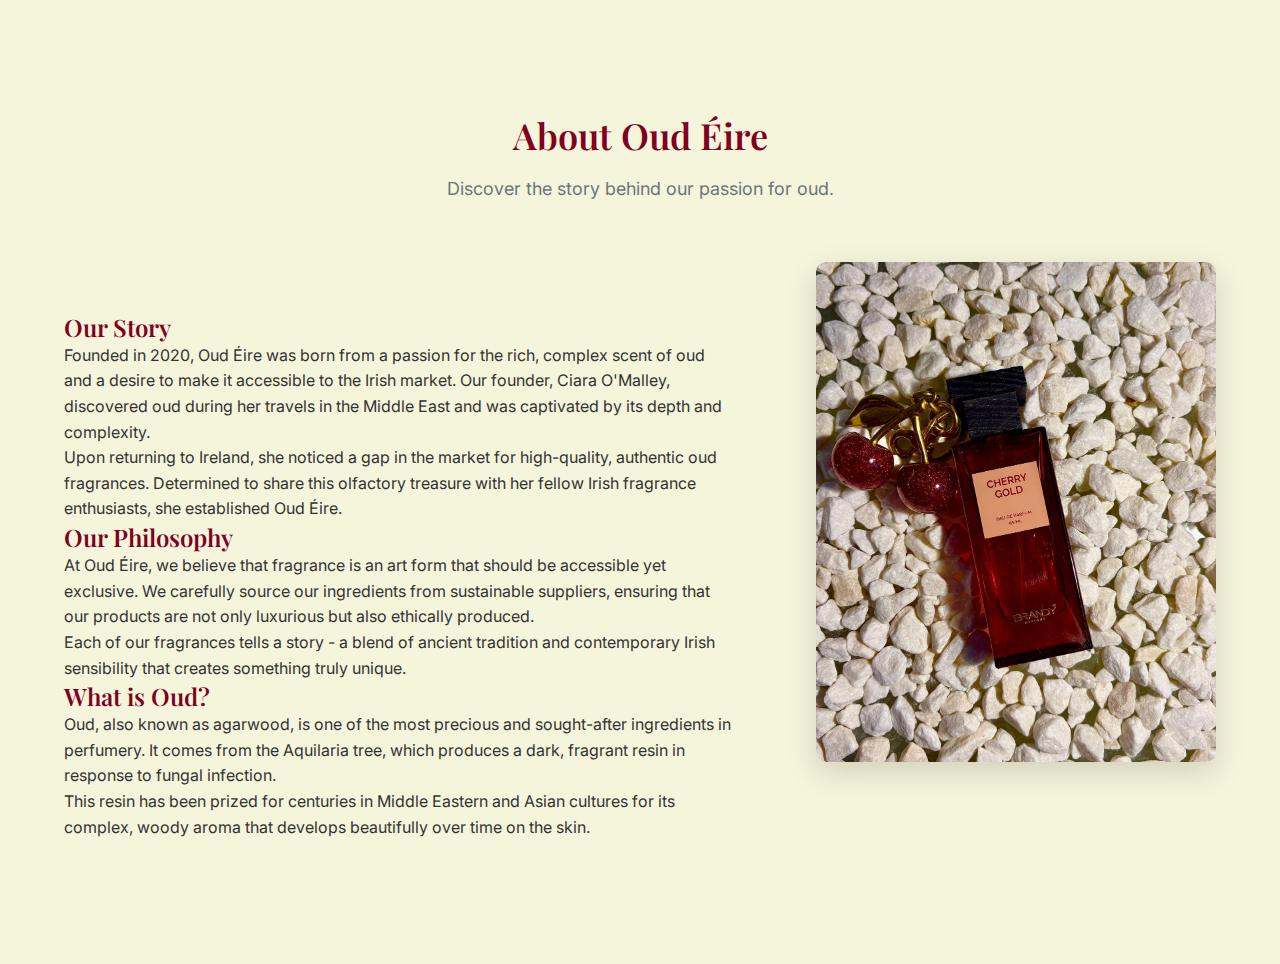
<file: about.html>
<!DOCTYPE html>
<html lang="en">
<head>
    <meta charset="UTF-8">
    <meta name="viewport" content="width=device-width, initial-scale=1.0">
      <link rel="stylesheet" href="https://cdnjs.cloudflare.com/ajax/libs/font-awesome/6.4.0/css/all.min.css">
    <link href="https://fonts.googleapis.com/css2?family=Playfair+Display:wght@400;500;600;700&family=Inter:wght@300;400;500;600&display=swap" rel="stylesheet">
     <title>About</title>
    <!-- Main Styles -->
    <link rel="stylesheet" href="styles/main.css">
    <link rel="stylesheet" href="styles/components/header.css">
    <link rel="stylesheet" href="styles/components/footer.css">
    <link rel="stylesheet" href="styles/components/navigation.css">
    <link rel="stylesheet" href="styles/components/product-grid.css">
    <link rel="stylesheet" href="styles/components/forms.css">
    <link rel="stylesheet" href="styles/components/buttons.css">
    <link rel="stylesheet" href="styles/components/cart.css">
    <link rel="stylesheet" href="styles/components/search.css">
    
    <!-- Page Specific Styles -->
    <link rel="stylesheet" href="styles/pages/home.css">
    <link rel="stylesheet" href="styles/pages/shop.css">
    <link rel="stylesheet" href="styles/pages/about.css">
    <link rel="stylesheet" href="styles/pages/blog.css">
    <link rel="stylesheet" href="styles/pages/contact.css">
    <!DOCTYPE html>
<html lang="en">
<head>
    <meta charset="UTF-8">
    <meta name="viewport" content="width=device-width, initial-scale=1.0">
    <title>About Oud Éire</title>
    <!-- Your CSS links -->
    <link rel="stylesheet" href="styles/main.css">
    <link rel="stylesheet" href="styles/pages/about.css">
</head>
<body>
    <section class="about-section">
        <div class="page-header">
            <h1>About Oud Éire</h1>
            <p>Discover the story behind our passion for oud.</p>
        </div>
    
        <div class="container">
            <div class="about-content">
                <div class="about-text">
                    <h2>Our Story</h2>
                    <p>Founded in 2020, Oud Éire was born from a passion for the rich, complex scent of oud and a desire to make it accessible to the Irish market. Our founder, Ciara O'Malley, discovered oud during her travels in the Middle East and was captivated by its depth and complexity.</p>
                    <p>Upon returning to Ireland, she noticed a gap in the market for high-quality, authentic oud fragrances. Determined to share this olfactory treasure with her fellow Irish fragrance enthusiasts, she established Oud Éire.</p>
                    
                    <h2>Our Philosophy</h2>
                    <p>At Oud Éire, we believe that fragrance is an art form that should be accessible yet exclusive. We carefully source our ingredients from sustainable suppliers, ensuring that our products are not only luxurious but also ethically produced.</p>
                    <p>Each of our fragrances tells a story - a blend of ancient tradition and contemporary Irish sensibility that creates something truly unique.</p>
                    
                    <h2>What is Oud?</h2>
                    <p>Oud, also known as agarwood, is one of the most precious and sought-after ingredients in perfumery. It comes from the Aquilaria tree, which produces a dark, fragrant resin in response to fungal infection.</p>
                    <p>This resin has been prized for centuries in Middle Eastern and Asian cultures for its complex, woody aroma that develops beautifully over time on the skin.</p>
                </div>
                <div class="about-image">
                    <img src="images/perfume2.jpg" alt="Oud Éire Fragrance Bottle" class="about-img">
                </div>
            </div>
            
            <!-- Rest of your content -->
        </div>
    </section>
</body>
</html>
</file>
<file: styles/main.css>
:root {
    --primary: #800020;
    --secondary: #F5F5DC;
    --accent: #D4AF37;
    --cream: #FFFDF5;
    --charcoal: #333333;
    --ivory: #FFFFF0;
    --gray-light: #f8f9fa;
    --gray-medium: #6c757d;
    --gray-dark: #343a40;
    
    --font-heading: 'Playfair Display', serif;
    --font-body: 'Inter', sans-serif;
    
    --text-xs: 0.75rem;
    --text-sm: 0.875rem;
    --text-base: 1rem;
    --text-lg: 1.125rem;
    --text-xl: 1.25rem;
    --text-2xl: 1.5rem;
    --text-3xl: 1.875rem;
    --text-4xl: 2.25rem;
    --text-5xl: 3rem;
    
    --space-1: 0.25rem;
    --space-2: 0.5rem;
    --space-3: 0.75rem;
    --space-4: 1rem;
    --space-5: 1.25rem;
    --space-6: 1.5rem;
    --space-8: 2rem;
    --space-10: 2.5rem;
    --space-12: 3rem;
    --space-16: 4rem;
    --space-20: 5rem;
    
    --border-radius: 4px;
    --border-radius-lg: 8px;
    --shadow: 0 2px 10px rgba(0, 0, 0, 0.1);
    --shadow-lg: 0 5px 15px rgba(0, 0, 0, 0.1);
}

* {
    margin: 0;
    padding: 0;
    box-sizing: border-box;
}

body {
    font-family: var(--font-body);
    color: var(--charcoal);
    background-color: var(--cream);
    line-height: 1.6;
}

h1, h2, h3, h4, h5, h6 {
    font-family: var(--font-heading);
    font-weight: 600;
    color: var(--primary);
    line-height: 1.3;
}

a {
    text-decoration: none;
    color: inherit;
    transition: all 0.3s ease;
}

.container {
    width: 100%;
    max-width: 1200px;
    margin: 0 auto;
    padding: 0 var(--space-6);
}

.page {
    display: none;
}

.page.active {
    display: block;
}

.section-title {
    text-align: center;
    margin: var(--space-16) 0 var(--space-10);
    position: relative;
}

.section-title:after {
    content: '';
    display: block;
    width: 80px;
    height: 2px;
    background-color: var(--accent);
    margin: var(--space-4) auto;
}

.page-header {
    text-align: center;
    margin-bottom: var(--space-12);
    padding: var(--space-12) 0;
}

.page-header h1 {
    font-size: var(--text-4xl);
    margin-bottom: var(--space-4);
}

.page-header p {
    max-width: 700px;
    margin: 0 auto;
    color: var(--gray-medium);
    font-size: var(--text-lg);
}

/* Responsive Design */
@media (max-width: 768px) {
    .container {
        padding: 0 var(--space-4);
    }
    
    .section-title {
        margin: var(--space-12) 0 var(--space-8);
    }
    
    .page-header h1 {
        font-size: var(--text-3xl);
    }
}
</file>
<file: styles/components/header.css>
header {
    background-color: var(--cream);
    box-shadow: var(--shadow);
    position: sticky;
    top: 0;
    z-index: 1000;
}

.header-top {
    display: flex;
    justify-content: space-between;
    align-items: center;
    padding: var(--space-4) 0;
}

.logo {
    font-family: var(--font-heading);
    font-size: var(--text-3xl);
    font-weight: 700;
    color: var(--primary);
}

.logo span {
    color: var(--accent);
}

.mobile-menu-btn {
    display: none;
    background: none;
    border: none;
    font-size: var(--text-2xl);
    cursor: pointer;
    color: var(--primary);
    padding: var(--space-2);
}

@media (max-width: 768px) {
    .mobile-menu-btn {
        display: block;
    }
    
    .header-top {
        padding: var(--space-3) 0;
    }
    
    .logo {
        font-size: var(--text-2xl);
    }
}
</file>
<file: styles/components/footer.css>
footer {
    background-color: var(--charcoal);
    color: white;
    padding: var(--space-16) 0 var(--space-8);
    margin-top: var(--space-16);
}

.footer-content {
    display: grid;
    grid-template-columns: repeat(auto-fit, minmax(250px, 1fr));
    gap: var(--space-10);
    margin-bottom: var(--space-12);
}

.footer-column h3 {
    color: var(--accent);
    margin-bottom: var(--space-6);
    font-size: var(--text-lg);
}

.footer-column ul {
    list-style: none;
}

.footer-column ul li {
    margin-bottom: var(--space-3);
}

.footer-column ul li a:hover {
    color: var(--accent);
}

.social-links {
    display: flex;
    gap: var(--space-3);
    margin-top: var(--space-4);
}

.social-links a {
    display: flex;
    align-items: center;
    justify-content: center;
    width: 36px;
    height: 36px;
    background-color: rgba(255, 255, 255, 0.1);
    border-radius: 50%;
    transition: all 0.3s ease;
}

.social-links a:hover {
    background-color: var(--accent);
    color: var(--charcoal);
}

.footer-bottom {
    text-align: center;
    padding-top: var(--space-8);
    border-top: 1px solid rgba(255, 255, 255, 0.1);
    font-size: var(--text-sm);
    color: var(--gray-medium);
}

@media (max-width: 768px) {
    .footer-content {
        grid-template-columns: 1fr;
        gap: var(--space-8);
    }
    
    footer {
        padding: var(--space-12) 0 var(--space-6);
    }
}
</file>
<file: styles/components/navigation.css>
nav ul {
    display: flex;
    list-style: none;
    gap: var(--space-6);
}

nav ul li a {
    font-weight: 500;
    padding: var(--space-2) 0;
    position: relative;
}

nav ul li a:hover,
nav ul li a.active {
    color: var(--primary);
}

nav ul li a.active:after {
    content: '';
    position: absolute;
    bottom: 0;
    left: 0;
    width: 100%;
    height: 2px;
    background-color: var(--accent);
}

.nav-icons {
    display: flex;
    align-items: center;
    gap: var(--space-4);
}

.nav-icons a {
    font-size: var(--text-lg);
    position: relative;
    padding: var(--space-2);
}

.cart-count {
    position: absolute;
    top: -4px;
    right: -4px;
    background-color: var(--primary);
    color: white;
    border-radius: 50%;
    width: 18px;
    height: 18px;
    font-size: var(--text-xs);
    display: flex;
    align-items: center;
    justify-content: center;
    font-weight: 600;
}

/* Mobile Navigation */
@media (max-width: 768px) {
    nav {
        position: fixed;
        top: 70px;
        left: 0;
        width: 100%;
        background-color: var(--cream);
        box-shadow: var(--shadow-lg);
        padding: var(--space-6);
        transform: translateY(-100%);
        opacity: 0;
        visibility: hidden;
        transition: all 0.3s ease;
    }
    
    nav.active {
        transform: translateY(0);
        opacity: 1;
        visibility: visible;
    }
    
    nav ul {
        flex-direction: column;
        gap: var(--space-4);
    }
    
    .nav-icons {
        gap: var(--space-3);
    }
}
</file>
<file: styles/components/product-grid.css>
.products-grid {
    display: grid;
    grid-template-columns: repeat(auto-fill, minmax(280px, 1fr));
    gap: var(--space-6);
    margin-bottom: var(--space-12);
}

.product-card {
    background-color: white;
    border-radius: var(--border-radius-lg);
    overflow: hidden;
    box-shadow: var(--shadow);
    transition: all 0.3s ease;
}

.product-card:hover {
    transform: translateY(-5px);
    box-shadow: var(--shadow-lg);
}

.product-image {
    height: 250px;
    background-color: var(--secondary);
    display: flex;
    align-items: center;
    justify-content: center;
    position: relative;
}

.product-image i {
    font-size: 60px;
    color: var(--primary);
    opacity: 0.7;
}

.product-badge {
    position: absolute;
    top: var(--space-3);
    right: var(--space-3);
    background-color: var(--accent);
    color: var(--charcoal);
    padding: var(--space-1) var(--space-3);
    border-radius: 20px;
    font-size: var(--text-xs);
    font-weight: 600;
}

.product-info {
    padding: var(--space-6);
}

.product-name {
    font-size: var(--text-lg);
    margin-bottom: var(--space-2);
    color: var(--primary);
}

.product-description {
    color: var(--gray-medium);
    margin-bottom: var(--space-4);
    font-size: var(--text-sm);
    line-height: 1.5;
}

.product-price {
    font-weight: 600;
    color: var(--primary);
    margin-bottom: var(--space-4);
    font-size: var(--text-xl);
}

.product-actions {
    display: flex;
    justify-content: space-between;
    gap: var(--space-3);
}

.product-actions button {
    flex: 1;
    background: none;
    border: none;
    cursor: pointer;
    font-size: var(--text-base);
    color: var(--charcoal);
    transition: color 0.3s ease;
    padding: var(--space-2);
    border-radius: var(--border-radius);
}

.product-actions button:hover {
    background-color: var(--gray-light);
    color: var(--primary);
}

@media (max-width: 768px) {
    .products-grid {
        grid-template-columns: repeat(auto-fill, minmax(250px, 1fr));
        gap: var(--space-4);
    }
    
    .product-image {
        height: 200px;
    }
    
    .product-info {
        padding: var(--space-4);
    }
}
.product-card {
    border: 1px solid #eee;
    border-radius: 10px;
    overflow: hidden;
    background: #fff;
    text-align: center;
    transition: transform 0.2s;
}

.product-card:hover {
    transform: translateY(-5px);
}

.product-image img {
    width: 100%;
    height: 250px;
    object-fit: cover;
    display: block;
}
.product-image {
    width: 100%;
    height: 280px; /* fixed height for uniform cards */
    overflow: hidden;
    border-radius: 8px;
}

.product-image img {
    width: 100%;
    height: 100%;
    object-fit: cover;  /* crops while keeping proportions */
    display: block;
}
</file>
<file: styles/components/forms.css>
.form-group {
    margin-bottom: var(--space-6);
}

.form-group label {
    display: block;
    margin-bottom: var(--space-2);
    font-weight: 500;
    color: var(--charcoal);
}

.form-group input,
.form-group textarea,
.form-group select {
    width: 100%;
    padding: var(--space-3) var(--space-4);
    border: 1px solid #ddd;
    border-radius: var(--border-radius);
    font-family: var(--font-body);
    font-size: var(--text-base);
    transition: border-color 0.3s ease;
}

.form-group input:focus,
.form-group textarea:focus,
.form-group select:focus {
    outline: none;
    border-color: var(--primary);
    box-shadow: 0 0 0 2px rgba(128, 0, 32, 0.1);
}

.form-group textarea {
    min-height: 120px;
    resize: vertical;
}

.newsletter-form {
    display: flex;
    max-width: 500px;
    margin: 0 auto;
}

.newsletter-form input {
    flex: 1;
    padding: var(--space-3) var(--space-4);
    border: none;
    border-radius: var(--border-radius) 0 0 var(--border-radius);
    font-family: var(--font-body);
}

.newsletter-form button {
    background-color: var(--accent);
    color: var(--charcoal);
    border: none;
    padding: 0 var(--space-6);
    border-radius: 0 var(--border-radius) var(--border-radius) 0;
    font-weight: 600;
    cursor: pointer;
    white-space: nowrap;
}

@media (max-width: 768px) {
    .newsletter-form {
        flex-direction: column;
    }
    
    .newsletter-form input {
        border-radius: var(--border-radius);
        margin-bottom: var(--space-3);
    }
    
    .newsletter-form button {
        border-radius: var(--border-radius);
        padding: var(--space-3);
    }
}

.modal {
  display: none;
  position: fixed;
  z-index: 1000;
  left: 0; top: 0;
  width: 100%; height: 100%;
  background: rgba(0,0,0,0.6);
  justify-content: center;
  align-items: center;
}

.modal-content {
  background: white;
  padding: 2rem;
  border-radius: 12px;
  width: 90%;
  max-width: 400px;
  text-align: center;
  position: relative;
}

.close-btn {
  position: absolute;
  top: 10px; right: 15px;
  cursor: pointer;
  font-size: 20px;
}
</file>
<file: styles/components/buttons.css>
.btn {
    display: inline-block;
    padding: var(--space-3) var(--space-6);
    background-color: var(--accent);
    color: var(--charcoal);
    border: none;
    border-radius: var(--border-radius);
    font-weight: 600;
    cursor: pointer;
    transition: all 0.3s ease;
    text-align: center;
    font-family: var(--font-body);
    font-size: var(--text-base);
}

.btn:hover {
    background-color: #c19a2b;
    transform: translateY(-2px);
}

.btn-primary {
    background-color: var(--primary);
    color: white;
}

.btn-primary:hover {
    background-color: #6a001b;
}

.btn-outline {
    background-color: transparent;
    border: 2px solid var(--primary);
    color: var(--primary);
}

.btn-outline:hover {
    background-color: var(--primary);
    color: white;
}

.btn-sm {
    padding: var(--space-2) var(--space-4);
    font-size: var(--text-sm);
}

.btn-lg {
    padding: var(--space-4) var(--space-8);
    font-size: var(--text-lg);
}
</file>
<file: styles/components/cart.css>
/* Cart Sidebar */
.cart-sidebar {
    position: fixed;
    top: 0;
    right: -400px;
    width: 100%;
    max-width: 400px;
    height: 100vh;
    background-color: white;
    box-shadow: -5px 0 15px rgba(0, 0, 0, 0.1);
    z-index: 1001;
    transition: right 0.3s ease;
    display: flex;
    flex-direction: column;
}

.cart-sidebar.active {
    right: 0;
}

.cart-header {
    display: flex;
    justify-content: space-between;
    align-items: center;
    padding: var(--space-6);
    border-bottom: 1px solid var(--gray-light);
    background-color: var(--cream);
}

.cart-header h3 {
    margin: 0;
    color: var(--primary);
}

.cart-close-btn {
    background: none;
    border: none;
    font-size: var(--text-xl);
    cursor: pointer;
    color: var(--charcoal);
    padding: var(--space-2);
    border-radius: var(--border-radius);
    transition: all 0.3s ease;
}

.cart-close-btn:hover {
    background-color: var(--gray-light);
    color: var(--primary);
}

.cart-content {
    flex: 1;
    overflow-y: auto;
    padding: var(--space-4);
}

.cart-items {
    display: none;
}

.cart-items.active {
    display: block;
}

.cart-empty {
    text-align: center;
    padding: var(--space-12) var(--space-6);
    display: flex;
    flex-direction: column;
    align-items: center;
    gap: var(--space-4);
}

.cart-empty i {
    font-size: 48px;
    color: var(--gray-medium);
    margin-bottom: var(--space-2);
}

.cart-empty p {
    color: var(--gray-medium);
    margin-bottom: var(--space-4);
}

.cart-item {
    display: flex;
    gap: var(--space-4);
    padding: var(--space-4);
    border-bottom: 1px solid var(--gray-light);
    align-items: center;
}

.cart-item-image {
    width: 60px;
    height: 60px;
    background-color: var(--secondary);
    border-radius: var(--border-radius);
    display: flex;
    align-items: center;
    justify-content: center;
    flex-shrink: 0;
}

.cart-item-image img {
    width: 100%;
    height: 100%;
    object-fit: cover;
    border-radius: var(--border-radius);
}

.cart-item-image i {
    font-size: 24px;
    color: var(--primary);
    opacity: 0.7;
}

.cart-item-details {
    flex: 1;
    min-width: 0;
}

.cart-item-name {
    font-weight: 600;
    color: var(--primary);
    margin-bottom: var(--space-1);
    white-space: nowrap;
    overflow: hidden;
    text-overflow: ellipsis;
}

.cart-item-price {
    color: var(--charcoal);
    font-weight: 500;
}

.cart-item-controls {
    display: flex;
    align-items: center;
    gap: var(--space-3);
    margin-top: var(--space-2);
}

.quantity-controls {
    display: flex;
    align-items: center;
    gap: var(--space-2);
    border: 1px solid var(--gray-light);
    border-radius: var(--border-radius);
    padding: var(--space-1);
}

.quantity-btn {
    background: none;
    border: none;
    width: 24px;
    height: 24px;
    display: flex;
    align-items: center;
    justify-content: center;
    cursor: pointer;
    border-radius: var(--border-radius);
    transition: all 0.3s ease;
}

.quantity-btn:hover {
    background-color: var(--gray-light);
}

.quantity-btn:disabled {
    opacity: 0.5;
    cursor: not-allowed;
}

.quantity-display {
    min-width: 30px;
    text-align: center;
    font-weight: 600;
}

.remove-item {
    background: none;
    border: none;
    color: var(--gray-medium);
    cursor: pointer;
    padding: var(--space-1);
    border-radius: var(--border-radius);
    transition: all 0.3s ease;
}

.remove-item:hover {
    color: var(--primary);
    background-color: var(--gray-light);
}

.cart-footer {
    padding: var(--space-6);
    border-top: 1px solid var(--gray-light);
    background-color: var(--cream);
}

.cart-totals {
    margin-bottom: var(--space-6);
}

.cart-subtotal,
.cart-shipping,
.cart-total {
    display: flex;
    justify-content: space-between;
    align-items: center;
    margin-bottom: var(--space-3);
}

.cart-total {
    border-top: 1px solid var(--gray-light);
    padding-top: var(--space-3);
    font-weight: 600;
    font-size: var(--text-lg);
}

.cart-total span:last-child {
    color: var(--primary);
}

.btn-checkout {
    width: 100%;
    margin-bottom: var(--space-3);
}

.btn-checkout:disabled {
    opacity: 0.6;
    cursor: not-allowed;
    transform: none;
}

.continue-shopping {
    width: 100%;
}

/* Cart Overlay */
.cart-overlay {
    position: fixed;
    top: 0;
    left: 0;
    width: 100%;
    height: 100%;
    background-color: rgba(0, 0, 0, 0.5);
    z-index: 1000;
    opacity: 0;
    visibility: hidden;
    transition: all 0.3s ease;
}

.cart-overlay.active {
    opacity: 1;
    visibility: visible;
}

/* Cart Notification */
.cart-notification {
    position: fixed;
    top: 20px;
    right: 20px;
    background: var(--primary);
    color: white;
    padding: var(--space-4) var(--space-6);
    border-radius: var(--border-radius);
    box-shadow: var(--shadow-lg);
    z-index: 1002;
    transform: translateX(100%);
    transition: transform 0.3s ease;
    display: flex;
    align-items: center;
    gap: var(--space-3);
}

.cart-notification.active {
    transform: translateX(0);
}

.cart-notification i {
    font-size: var(--text-lg);
}

/* Mobile Responsive */
@media (max-width: 768px) {
    .cart-sidebar {
        max-width: 100%;
    }
    
    .cart-item {
        padding: var(--space-3);
    }
    
    .cart-item-image {
        width: 50px;
        height: 50px;
    }
}

@media (max-width: 480px) {
    .cart-header {
        padding: var(--space-4);
    }
    
    .cart-footer {
        padding: var(--space-4);
    }
    
    .cart-item-controls {
        flex-direction: column;
        align-items: flex-start;
        gap: var(--space-2);
    }
    
    .quantity-controls {
        align-self: flex-start;
    }
}
</file>
<file: styles/components/search.css>
/* Search Sidebar */
.search-sidebar {
    position: fixed;
    top: 0;
    left: -400px;
    width: 100%;
    max-width: 400px;
    height: 100vh;
    background-color: white;
    box-shadow: 5px 0 15px rgba(0, 0, 0, 0.1);
    z-index: 1001;
    transition: left 0.3s ease;
    display: flex;
    flex-direction: column;
}

.search-sidebar.active {
    left: 0;
}

.search-header {
    display: flex;
    align-items: center;
    gap: var(--space-4);
    padding: var(--space-6);
    border-bottom: 1px solid var(--gray-light);
    background-color: var(--cream);
}

.search-input-container {
    position: relative;
    flex: 1;
    display: flex;
    align-items: center;
}

.search-icon {
    position: absolute;
    left: var(--space-4);
    color: var(--gray-medium);
    z-index: 1;
}

#search-input {
    width: 100%;
    padding: var(--space-3) var(--space-4) var(--space-3) calc(var(--space-4) * 2 + 16px);
    border: 2px solid var(--gray-light);
    border-radius: var(--border-radius);
    font-size: var(--text-base);
    transition: all 0.3s ease;
    background-color: white;
}

#search-input:focus {
    outline: none;
    border-color: var(--primary);
    box-shadow: 0 0 0 3px rgba(128, 0, 32, 0.1);
}

.search-clear-btn {
    position: absolute;
    right: var(--space-3);
    background: none;
    border: none;
    color: var(--gray-medium);
    cursor: pointer;
    padding: var(--space-1);
    border-radius: 50%;
    transition: all 0.3s ease;
    display: flex;
    align-items: center;
    justify-content: center;
}

.search-clear-btn:hover {
    background-color: var(--gray-light);
    color: var(--charcoal);
}

.search-close-btn {
    background: none;
    border: none;
    font-size: var(--text-xl);
    cursor: pointer;
    color: var(--charcoal);
    padding: var(--space-2);
    border-radius: var(--border-radius);
    transition: all 0.3s ease;
    flex-shrink: 0;
}

.search-close-btn:hover {
    background-color: var(--gray-light);
    color: var(--primary);
}

.search-content {
    flex: 1;
    overflow-y: auto;
    padding: var(--space-4);
    position: relative;
}

.search-results {
    display: none;
}

.search-results.active {
    display: block;
}

.search-suggestions {
    display: block;
}

.search-suggestions.hidden {
    display: none;
}

.search-suggestions h4 {
    margin: var(--space-6) 0 var(--space-3) 0;
    color: var(--charcoal);
    font-size: var(--text-base);
    font-weight: 600;
}

.search-suggestions h4:first-child {
    margin-top: 0;
}

.suggestion-tags {
    display: flex;
    flex-wrap: wrap;
    gap: var(--space-3);
    margin-bottom: var(--space-6);
}

.suggestion-tag {
    background-color: var(--secondary);
    border: 1px solid var(--gray-light);
    color: var(--charcoal);
    padding: var(--space-2) var(--space-4);
    border-radius: 20px;
    font-size: var(--text-sm);
    cursor: pointer;
    transition: all 0.3s ease;
}

.suggestion-tag:hover {
    background-color: var(--primary);
    color: white;
    border-color: var(--primary);
}

.category-suggestions {
    display: flex;
    flex-direction: column;
    gap: var(--space-2);
}

.category-suggestion {
    display: flex;
    align-items: center;
    gap: var(--space-3);
    padding: var(--space-3) var(--space-4);
    background: none;
    border: 1px solid var(--gray-light);
    border-radius: var(--border-radius);
    cursor: pointer;
    transition: all 0.3s ease;
    text-align: left;
    color: var(--charcoal);
}

.category-suggestion:hover {
    background-color: var(--secondary);
    border-color: var(--primary);
    color: var(--primary);
}

.category-suggestion i {
    width: 16px;
    color: var(--accent);
}

.search-empty {
    text-align: center;
    padding: var(--space-12) var(--space-6);
    display: flex;
    flex-direction: column;
    align-items: center;
    gap: var(--space-3);
    color: var(--gray-medium);
}

.search-empty i {
    font-size: 48px;
    margin-bottom: var(--space-2);
    opacity: 0.5;
}

.search-empty p {
    font-weight: 500;
    margin-bottom: 0;
}

.search-empty span {
    font-size: var(--text-sm);
}

.search-loading {
    display: none;
    text-align: center;
    padding: var(--space-12) var(--space-6);
    flex-direction: column;
    align-items: center;
    gap: var(--space-4);
}

.search-loading.active {
    display: flex;
}

.loading-spinner {
    width: 32px;
    height: 32px;
    border: 3px solid var(--gray-light);
    border-top: 3px solid var(--primary);
    border-radius: 50%;
    animation: spin 1s linear infinite;
}

@keyframes spin {
    0% { transform: rotate(0deg); }
    100% { transform: rotate(360deg); }
}

/* Search Result Items */
.search-result-item {
    display: flex;
    gap: var(--space-4);
    padding: var(--space-4);
    border-bottom: 1px solid var(--gray-light);
    cursor: pointer;
    transition: all 0.3s ease;
    text-decoration: none;
    color: inherit;
}

.search-result-item:hover {
    background-color: var(--secondary);
}

.search-result-item:last-child {
    border-bottom: none;
}

.search-result-image {
    width: 60px;
    height: 60px;
    background-color: var(--secondary);
    border-radius: var(--border-radius);
    display: flex;
    align-items: center;
    justify-content: center;
    flex-shrink: 0;
}

.search-result-image img {
    width: 100%;
    height: 100%;
    object-fit: cover;
    border-radius: var(--border-radius);
}

.search-result-image i {
    font-size: 24px;
    color: var(--primary);
    opacity: 0.7;
}

.search-result-details {
    flex: 1;
    min-width: 0;
}

.search-result-name {
    font-weight: 600;
    color: var(--primary);
    margin-bottom: var(--space-1);
    white-space: nowrap;
    overflow: hidden;
    text-overflow: ellipsis;
}

.search-result-description {
    color: var(--gray-medium);
    font-size: var(--text-sm);
    margin-bottom: var(--space-2);
    display: -webkit-box;
    -webkit-line-clamp: 2;
    -webkit-box-orient: vertical;
    overflow: hidden;
}

.search-result-price {
    color: var(--charcoal);
    font-weight: 600;
}

.search-result-badge {
    display: inline-block;
    background-color: var(--accent);
    color: var(--charcoal);
    padding: 2px 8px;
    border-radius: 12px;
    font-size: var(--text-xs);
    font-weight: 600;
    margin-left: var(--space-2);
}

.search-no-results {
    text-align: center;
    padding: var(--space-12) var(--space-6);
    color: var(--gray-medium);
}

.search-no-results i {
    font-size: 48px;
    margin-bottom: var(--space-3);
    opacity: 0.5;
}

.search-results-header {
    display: flex;
    justify-content: space-between;
    align-items: center;
    margin-bottom: var(--space-4);
    padding-bottom: var(--space-3);
    border-bottom: 1px solid var(--gray-light);
}

.search-results-count {
    color: var(--gray-medium);
    font-size: var(--text-sm);
}

.search-results-clear {
    background: none;
    border: none;
    color: var(--primary);
    cursor: pointer;
    font-size: var(--text-sm);
    text-decoration: underline;
}

/* Search Overlay */
.search-overlay {
    position: fixed;
    top: 0;
    left: 0;
    width: 100%;
    height: 100%;
    background-color: rgba(0, 0, 0, 0.5);
    z-index: 1000;
    opacity: 0;
    visibility: hidden;
    transition: all 0.3s ease;
}

.search-overlay.active {
    opacity: 1;
    visibility: visible;
}

/* Mobile Responsive */
@media (max-width: 768px) {
    .search-sidebar {
        max-width: 100%;
    }
    
    .search-header {
        padding: var(--space-4);
    }
    
    .search-content {
        padding: var(--space-3);
    }
    
    .suggestion-tags {
        gap: var(--space-2);
    }
    
    .suggestion-tag {
        padding: var(--space-1) var(--space-3);
        font-size: var(--text-xs);
    }
}

@media (max-width: 480px) {
    .search-result-item {
        padding: var(--space-3);
    }
    
    .search-result-image {
        width: 50px;
        height: 50px;
    }
}
</file>
<file: styles/pages/home.css>
.hero {
    background: linear-gradient(rgba(128, 0, 32, 0.7), rgba(128, 0, 32, 0.5)), url('https://images.unsplash.com/photo-1595425970377-6d3f391e4596?ixlib=rb-4.0.3&auto=format&fit=crop&w=1950&q=80');
    background-size: cover;
    background-position: center;
    color: white;
    padding: var(--space-20) 0;
    text-align: center;
}

.hero h1 {
    font-size: var(--text-5xl);
    margin-bottom: var(--space-6);
    color: white;
}

.hero p {
    font-size: var(--text-xl);
    max-width: 700px;
    margin: 0 auto var(--space-8);
    opacity: 0.9;
}

.about-section {
    background-color: var(--secondary);
    padding: var(--space-16) 0;
}

.about-content {
    display: grid;
    grid-template-columns: 1fr 1fr;
    gap: var(--space-12);
    align-items: center;
}

.about-text {
    padding-right: var(--space-8);
}

.about-image {
    height: 400px;
    background-color: var(--cream);
    border-radius: var(--border-radius-lg);
    display: flex;
    align-items: center;
    justify-content: center;
}

.about-image i {
    font-size: 100px;
    color: var(--primary);
    opacity: 0.5;
}

.newsletter {
    background-color: var(--primary);
    color: white;
    padding: var(--space-16) 0;
    text-align: center;
}

.newsletter h2 {
    color: white;
    margin-bottom: var(--space-6);
}

.newsletter p {
    max-width: 600px;
    margin: 0 auto var(--space-8);
    opacity: 0.9;
}

@media (max-width: 992px) {
    .about-content {
        grid-template-columns: 1fr;
        gap: var(--space-8);
    }
    
    .about-text {
        padding-right: 0;
    }
    
    .about-image {
        height: 300px;
        order: -1;
    }
}

@media (max-width: 768px) {
    .hero {
        padding: var(--space-16) 0;
    }
    
    .hero h1 {
        font-size: var(--text-4xl);
    }
    
    .hero p {
        font-size: var(--text-lg);
    }
    
    .about-section,
    .newsletter {
        padding: var(--space-12) 0;
    }
}
</file>
<file: styles/pages/shop.css>
.shop-content {
    display: grid;
    grid-template-columns: 280px 1fr;
    gap: var(--space-8);
    margin-bottom: var(--space-12);
}

.filters-sidebar {
    background-color: white;
    padding: var(--space-6);
    border-radius: var(--border-radius-lg);
    box-shadow: var(--shadow);
    height: fit-content;
    position: sticky;
    top: 100px;
}

.filters-sidebar h3 {
    margin-bottom: var(--space-4);
    padding-bottom: var(--space-3);
    border-bottom: 1px solid var(--gray-light);
}

.filter-group {
    margin-bottom: var(--space-6);
}

.filter-group h4 {
    font-size: var(--text-base);
    margin-bottom: var(--space-3);
    color: var(--charcoal);
}

.filter-options {
    display: flex;
    flex-direction: column;
    gap: var(--space-2);
}

.filter-option {
    display: flex;
    align-items: center;
    gap: var(--space-2);
}

.filter-option input[type="checkbox"] {
    width: auto;
}

.products-container {
    display: flex;
    flex-direction: column;
    gap: var(--space-6);
}

.products-header {
    display: flex;
    justify-content: between;
    align-items: center;
    padding: var(--space-4);
    background-color: white;
    border-radius: var(--border-radius-lg);
    box-shadow: var(--shadow);
}

.results-count {
    color: var(--gray-medium);
    font-size: var(--text-sm);
}

.sort-options {
    display: flex;
    align-items: center;
    gap: var(--space-3);
}

.sort-options select {
    width: auto;
    min-width: 150px;
}

@media (max-width: 992px) {
    .shop-content {
        grid-template-columns: 1fr;
    }
    
    .filters-sidebar {
        position: static;
        margin-bottom: var(--space-6);
    }
}

@media (max-width: 768px) {
    .products-header {
        flex-direction: column;
        gap: var(--space-4);
        align-items: stretch;
    }
    
    .sort-options {
        justify-content: space-between;
    }
    
    .sort-options select {
        flex: 1;
    }
}
</file>
<file: styles/pages/about.css>
.about-content {
    display: flex;
    gap: 50px;
    align-items: flex-start;
    margin: 60px 0;
}

.about-text {
    flex: 1;
}

.about-image {
    flex: 0 0 400px;
}

.about-img {
    width: 100%;
    height: 500px;
    object-fit: cover;
    border-radius: 10px;
    box-shadow: 0 10px 30px rgba(0, 0, 0, 0.15);
}

/* Mobile responsive */
@media (max-width: 768px) {
    .about-content {
        flex-direction: column;
        gap: 30px;
    }
    
    .about-image {
        flex: none;
        width: 100%;
    }
    
    .about-img {
        height: 300px;
    }
}
.about-page-content {
    display: grid;
    gap: var(--space-12);
}

.about-story {
    display: grid;
    grid-template-columns: 1fr 1fr;
    gap: var(--space-12);
    align-items: center;
}

.about-story-text {
    padding-right: var(--space-8);
}

.about-story-image {
    height: 400px;
    background-color: var(--secondary);
    border-radius: var(--border-radius-lg);
    display: flex;
    align-items: center;
    justify-content: center;
}

.about-story-image i {
    font-size: 100px;
    color: var(--primary);
    opacity: 0.5;
}

.values-grid {
    display: grid;
    grid-template-columns: repeat(auto-fit, minmax(300px, 1fr));
    gap: var(--space-8);
    margin-top: var(--space-8);
}

.value-card {
    background-color: white;
    padding: var(--space-8);
    border-radius: var(--border-radius-lg);
    box-shadow: var(--shadow);
    text-align: center;
}

.value-card i {
    font-size: 48px;
    color: var(--accent);
    margin-bottom: var(--space-4);
}

.value-card h3 {
    margin-bottom: var(--space-3);
    color: var(--primary);
}

@media (max-width: 992px) {
    .about-story {
        grid-template-columns: 1fr;
        gap: var(--space-8);
    }
    
    .about-story-text {
        padding-right: 0;
    }
    
    .about-story-image {
        height: 300px;
        order: -1;
    }
}

@media (max-width: 768px) {
    .values-grid {
        grid-template-columns: 1fr;
    }
    
    .value-card {
        padding: var(--space-6);
    }

    /* styles/pages/about.css */

}
</file>
<file: styles/pages/blog.css>
.blog-grid {
    display: grid;
    grid-template-columns: repeat(auto-fill, minmax(350px, 1fr));
    gap: var(--space-8);
    margin-bottom: var(--space-12);
}

.blog-card {
    background-color: white;
    border-radius: var(--border-radius-lg);
    overflow: hidden;
    box-shadow: var(--shadow);
    transition: all 0.3s ease;
}

.blog-card:hover {
    transform: translateY(-5px);
    box-shadow: var(--shadow-lg);
}

.blog-image {
    height: 200px;
    background-color: var(--secondary);
    display: flex;
    align-items: center;
    justify-content: center;
}

.blog-image i {
    font-size: 50px;
    color: var(--primary);
    opacity: 0.7;
}

.blog-content {
    padding: var(--space-6);
}

.blog-content h3 {
    margin-bottom: var(--space-3);
    color: var(--primary);
}

.blog-meta {
    display: flex;
    justify-content: space-between;
    color: var(--gray-medium);
    font-size: var(--text-sm);
    margin-bottom: var(--space-4);
}

.blog-meta span {
    display: flex;
    align-items: center;
    gap: var(--space-1);
}

.blog-excerpt {
    color: var(--gray-dark);
    margin-bottom: var(--space-4);
    line-height: 1.6;
}

.categories-section {
    margin: var(--space-12) 0;
}

.categories-grid {
    display: grid;
    grid-template-columns: repeat(auto-fit, minmax(250px, 1fr));
    gap: var(--space-6);
    margin-top: var(--space-8);
}

.category-card {
    background-color: white;
    padding: var(--space-8);
    border-radius: var(--border-radius-lg);
    box-shadow: var(--shadow);
    text-align: center;
    transition: all 0.3s ease;
}

.category-card:hover {
    transform: translateY(-3px);
    box-shadow: var(--shadow-lg);
}

.category-card i {
    font-size: 40px;
    color: var(--accent);
    margin-bottom: var(--space-4);
}

.category-card h3 {
    margin-bottom: var(--space-2);
    color: var(--primary);
}

@media (max-width: 768px) {
    .blog-grid {
        grid-template-columns: 1fr;
        gap: var(--space-6);
    }
    
    .categories-grid {
        grid-template-columns: 1fr;
    }
    
    .category-card {
        padding: var(--space-6);
    }
}
</file>
<file: styles/pages/contact.css>
.contact-container {
    display: grid;
    grid-template-columns: 1fr 1fr;
    gap: var(--space-12);
    margin-bottom: var(--space-12);
}

.contact-form {
    background-color: white;
    padding: var(--space-8);
    border-radius: var(--border-radius-lg);
    box-shadow: var(--shadow);
}

.contact-form h2 {
    margin-bottom: var(--space-6);
    color: var(--primary);
}

.contact-info {
    background-color: var(--secondary);
    padding: var(--space-8);
    border-radius: var(--border-radius-lg);
}

.contact-info h2 {
    margin-bottom: var(--space-6);
    color: var(--primary);
}

.contact-details {
    margin-bottom: var(--space-8);
}

.contact-details p {
    margin-bottom: var(--space-4);
    display: flex;
    align-items: center;
    gap: var(--space-3);
}

.contact-details i {
    color: var(--primary);
    width: 20px;
}

.business-hours h3,
.follow-us h3 {
    margin-bottom: var(--space-4);
    color: var(--primary);
}

.business-hours p {
    margin-bottom: var(--space-2);
    color: var(--gray-dark);
}

.faq-section {
    margin-top: var(--space-12);
}

.faq-grid {
    display: grid;
    gap: var(--space-4);
    margin-top: var(--space-8);
}

.faq-item {
    background-color: white;
    padding: var(--space-6);
    border-radius: var(--border-radius-lg);
    box-shadow: var(--shadow);
}

.faq-item h3 {
    margin-bottom: var(--space-3);
    color: var(--primary);
    font-size: var(--text-lg);
}

@media (max-width: 992px) {
    .contact-container {
        grid-template-columns: 1fr;
        gap: var(--space-8);
    }
}

@media (max-width: 768px) {
    .contact-form,
    .contact-info {
        padding: var(--space-6);
    }
    
    .faq-item {
        padding: var(--space-4);
    }
}
</file>
